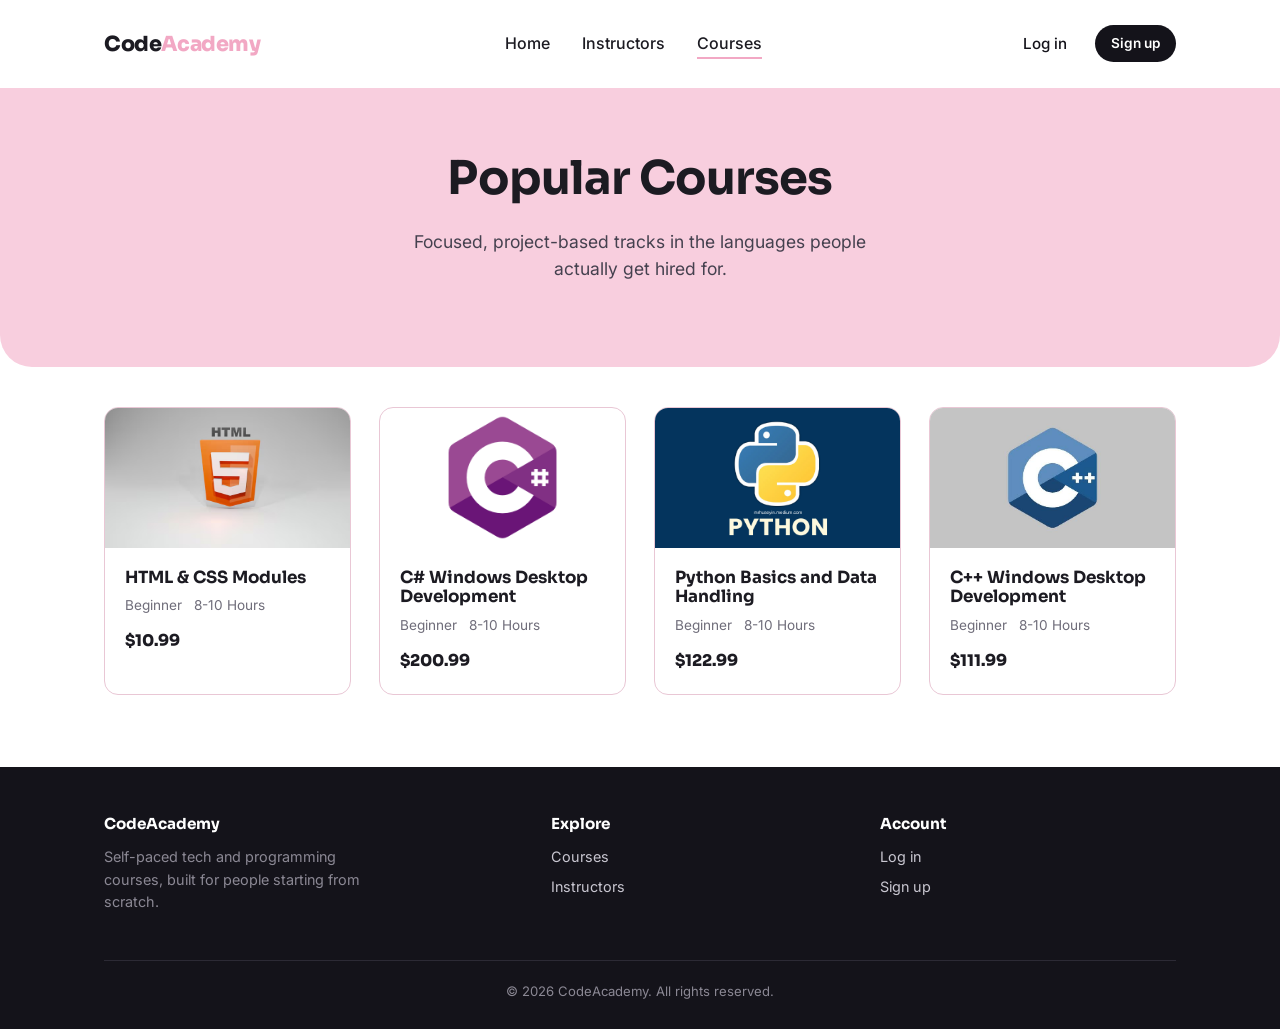
<file: courses.html>
<!DOCTYPE html>
<html lang="en">
<head>
<meta charset="UTF-8">
<meta name="description" content="Browse CodeAcademy's programming courses — HTML, C#, Python, and C++ — with pricing and skill level for each.">
<meta name="viewport" content="width=device-width, initial-scale=1.0">
<title>Courses — CodeAcademy</title>
<link rel="preconnect" href="https://fonts.googleapis.com">
<link href="https://fonts.googleapis.com/css2?family=Sora:wght@600;700;800&family=Inter:wght@400;500;600&display=swap" rel="stylesheet">
<link rel="stylesheet" href="css/style.css">
</head>
<body>

<header>
  <nav class="nav">
    <a class="nav__logo" href="index.html">Code<span>Academy</span></a>
    <button class="nav__toggle" onclick="document.querySelector('.nav__links').classList.toggle('open')">&#9776;</button>
    <ul class="nav__links">
      <li><a href="index.html">Home</a></li>
      <li><a href="instructors.html">Instructors</a></li>
      <li><a href="courses.html" class="is-active">Courses</a></li>
      <li class="mobile-only"><a href="login.html">Log in</a></li>
      <li class="mobile-only"><a href="signup.html">Sign up</a></li>
    </ul>
    <div class="nav__actions">
      <a class="btn btn--ghost" href="login.html">Log in</a>
      <a class="btn btn--primary btn--sm" href="signup.html">Sign up</a>
    </div>
  </nav>
</header>

<main>
  <section class="hero" style="padding-bottom:56px;">
    <div class="hero__inner">
      <h1>Popular Courses</h1>
      <p>Focused, project-based tracks in the languages people actually get hired for.</p>
    </div>
  </section>

  <section class="section" style="padding-top:40px;">
    <div class="container">
      <div class="grid grid--4" data-course-grid>
        <!-- filled by js/courses.js -->
      </div>
    </div>
  </section>
</main>

<footer class="footer">
  <div class="container">
    <div class="footer__grid">
      <div>
        <h4>CodeAcademy</h4>
        <p style="color:#8b8894;font-size:0.9rem;max-width:280px;">Self-paced tech and programming courses, built for people starting from scratch.</p>
      </div>
      <div>
        <h4>Explore</h4>
        <ul>
          <li><a href="courses.html">Courses</a></li>
          <li><a href="instructors.html">Instructors</a></li>
        </ul>
      </div>
      <div>
        <h4>Account</h4>
        <ul>
          <li><a href="login.html">Log in</a></li>
          <li><a href="signup.html">Sign up</a></li>
        </ul>
      </div>
    </div>
    <div class="footer__bottom">© 2026 CodeAcademy. All rights reserved.</div>
  </div>
</footer>

<script src="js/courses.js"></script>
</body>
</html>
</file>
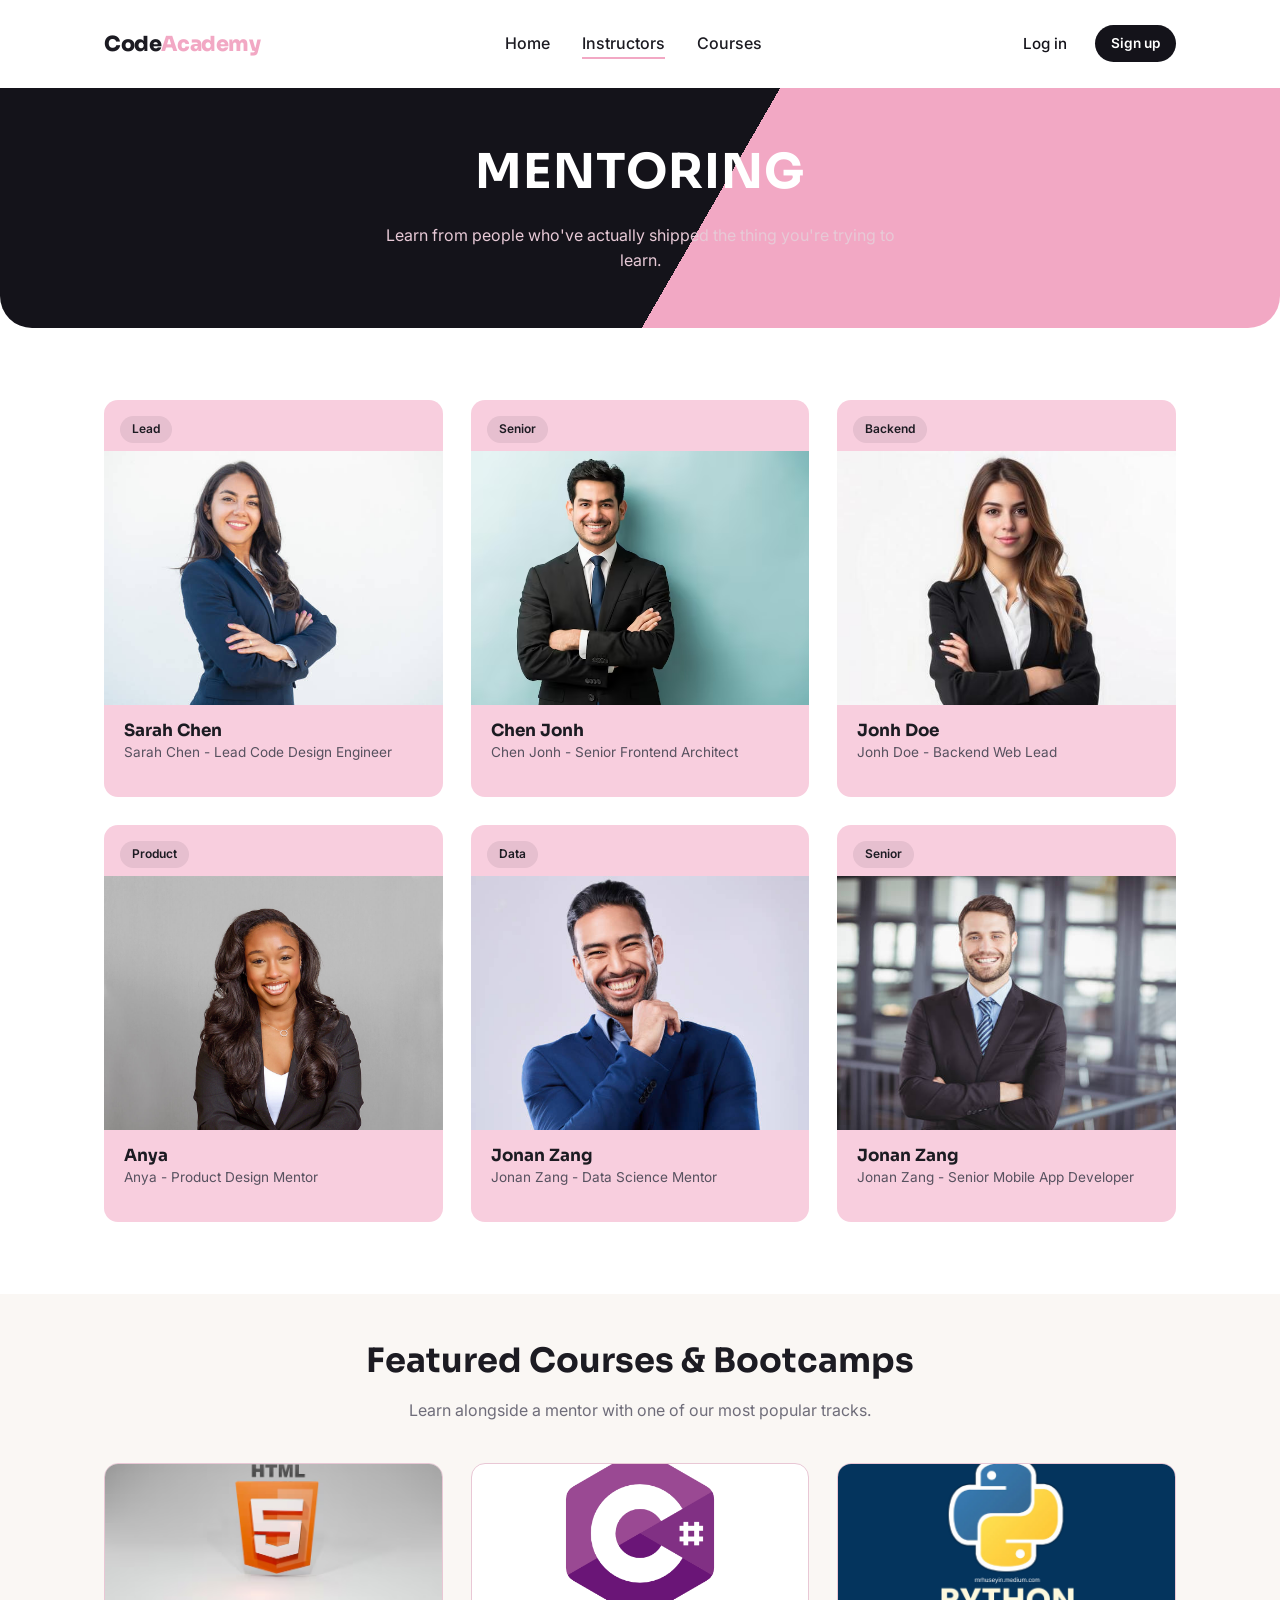
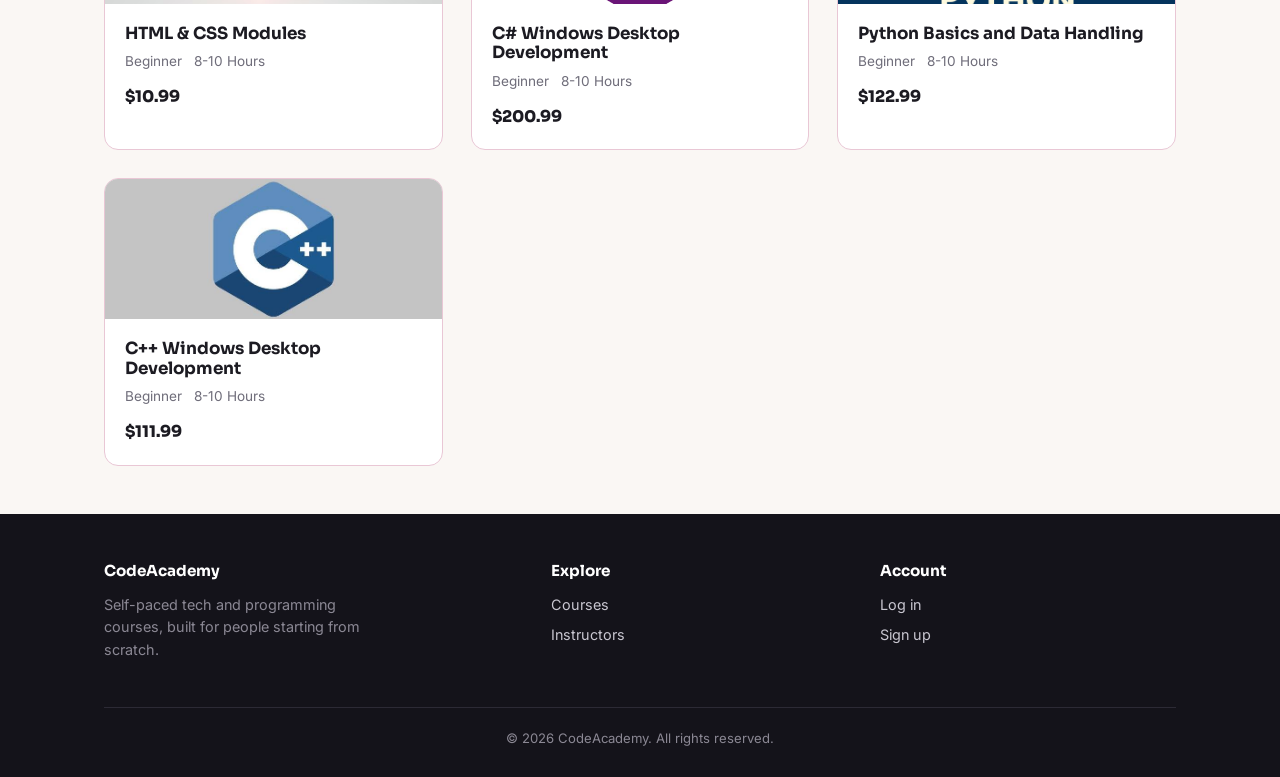
<file: instructors.html>
<!DOCTYPE html>
<html lang="en">
<head>
<meta charset="UTF-8">
<meta name="description" content="Meet the mentors teaching CodeAcademy's courses in frontend, backend, data, and mobile development.">
<meta name="viewport" content="width=device-width, initial-scale=1.0">
<title>Instructors — CodeAcademy</title>
<link rel="preconnect" href="https://fonts.googleapis.com">
<link href="https://fonts.googleapis.com/css2?family=Sora:wght@600;700;800&family=Inter:wght@400;500;600&display=swap" rel="stylesheet">
<link rel="stylesheet" href="css/style.css">
</head>
<body>

<header>
  <nav class="nav">
    <a class="nav__logo" href="index.html">Code<span>Academy</span></a>
    <button class="nav__toggle" onclick="document.querySelector('.nav__links').classList.toggle('open')">&#9776;</button>
    <ul class="nav__links">
      <li><a href="index.html">Home</a></li>
      <li><a href="instructors.html" class="is-active">Instructors</a></li>
      <li><a href="courses.html">Courses</a></li>
      <li class="mobile-only"><a href="login.html">Log in</a></li>
      <li class="mobile-only"><a href="signup.html">Sign up</a></li>
    </ul>
    <div class="nav__actions">
      <a class="btn btn--ghost" href="login.html">Log in</a>
      <a class="btn btn--primary btn--sm" href="signup.html">Sign up</a>
    </div>
  </nav>
</header>

<main>
  <section class="instructor-hero">
    <h1>MENTORING</h1>
    <p style="max-width:520px;margin:12px auto 0;color:#e7c9d6;">Learn from people who've actually shipped the thing you're trying to learn.</p>
  </section>

  <section class="section">
    <div class="container">
      <div class="grid grid--3" data-instructor-grid>
        <!-- filled by js/instructors.js -->
      </div>
    </div>
  </section>

  <section class="section section--tight" style="background:#faf7f4;">
    <div class="container">
      <div class="section__head">
        <h2>Featured Courses & Bootcamps</h2>
        <p>Learn alongside a mentor with one of our most popular tracks.</p>
      </div>
      <div class="grid grid--3" data-course-grid>
        <!-- filled by js/courses.js -->
      </div>
    </div>
  </section>
</main>

<footer class="footer">
  <div class="container">
    <div class="footer__grid">
      <div>
        <h4>CodeAcademy</h4>
        <p style="color:#8b8894;font-size:0.9rem;max-width:280px;">Self-paced tech and programming courses, built for people starting from scratch.</p>
      </div>
      <div>
        <h4>Explore</h4>
        <ul>
          <li><a href="courses.html">Courses</a></li>
          <li><a href="instructors.html">Instructors</a></li>
        </ul>
      </div>
      <div>
        <h4>Account</h4>
        <ul>
          <li><a href="login.html">Log in</a></li>
          <li><a href="signup.html">Sign up</a></li>
        </ul>
      </div>
    </div>
    <div class="footer__bottom">© 2026 CodeAcademy. All rights reserved.</div>
  </div>
</footer>

<script src="js/instructors.js"></script>
<script src="js/courses.js"></script>
</body>
</html>
</file>
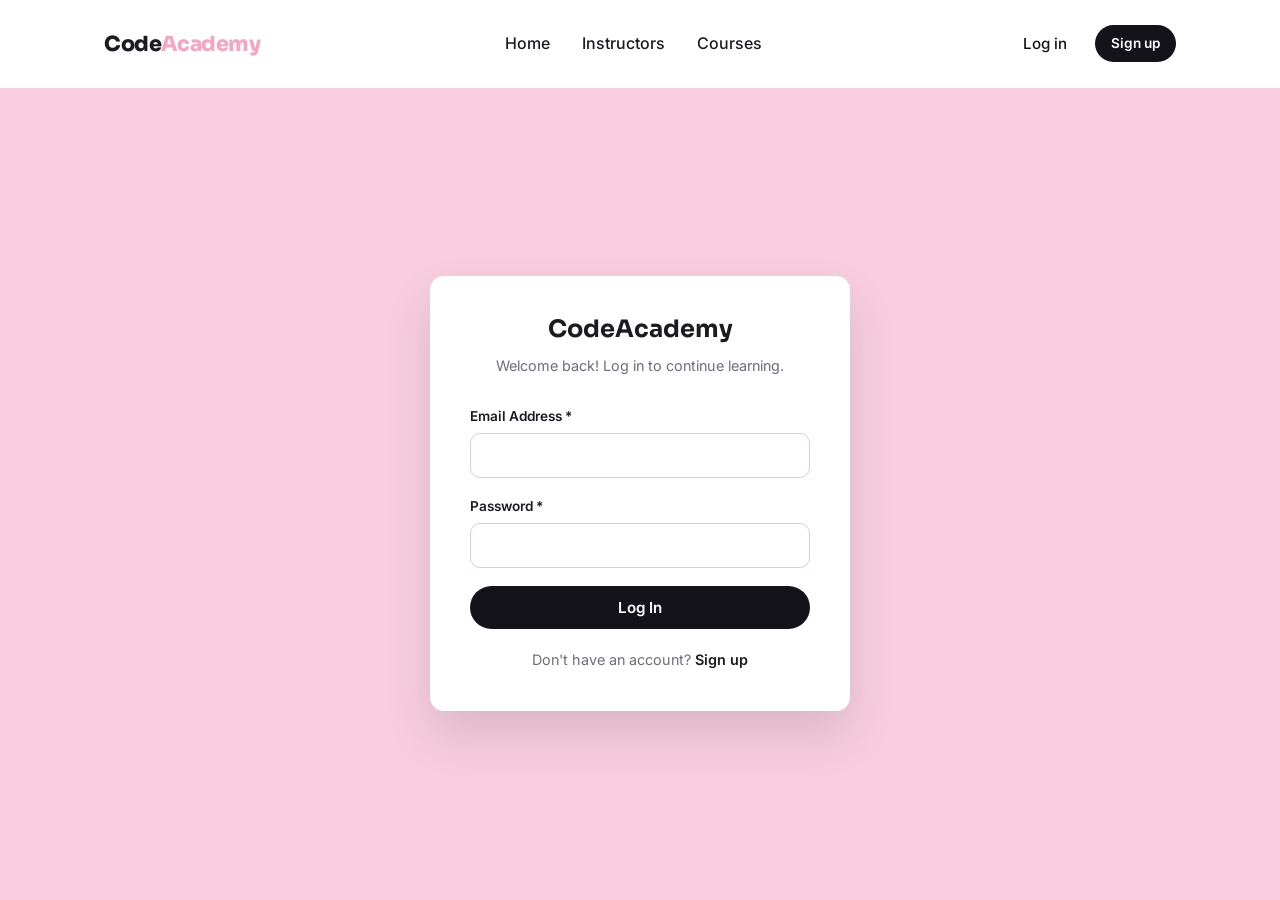
<file: login.html>
<!DOCTYPE html>
<html lang="en">
<head>
<meta charset="UTF-8">
<meta name="description" content="Log in to your CodeAcademy account to continue your courses.">
<meta name="viewport" content="width=device-width, initial-scale=1.0">
<title>Log In — CodeAcademy</title>
<link rel="preconnect" href="https://fonts.googleapis.com">
<link href="https://fonts.googleapis.com/css2?family=Sora:wght@600;700;800&family=Inter:wght@400;500;600&display=swap" rel="stylesheet">
<link rel="stylesheet" href="css/style.css">
</head>
<body>

<header>
  <nav class="nav">
    <a class="nav__logo" href="index.html">Code<span>Academy</span></a>
    <button class="nav__toggle" onclick="document.querySelector('.nav__links').classList.toggle('open')">&#9776;</button>
    <ul class="nav__links">
      <li><a href="index.html">Home</a></li>
      <li><a href="instructors.html">Instructors</a></li>
      <li><a href="courses.html">Courses</a></li>
      <li class="mobile-only"><a href="login.html">Log in</a></li>
      <li class="mobile-only"><a href="signup.html">Sign up</a></li>
    </ul>
    <div class="nav__actions" data-nav-actions>
      <a class="btn btn--ghost" href="login.html">Log in</a>
      <a class="btn btn--primary btn--sm" href="signup.html">Sign up</a>
    </div>
  </nav>
</header>

<main class="auth-wrap">
  <div class="auth-card">
    <div class="auth-card__head">
      <h1>CodeAcademy</h1>
      <p>Welcome back! Log in to continue learning.</p>
    </div>

    <div class="form-message" data-form-message></div>

    <form data-login-form novalidate>
      <div class="field">
        <label for="email">Email Address *</label>
        <input id="email" name="email" type="email" autocomplete="email" required>
        <span class="field-error" data-error-for="email"></span>
      </div>
      
      <div class="field">
        <label for="password">Password *</label>
        <input id="password" name="password" type="password" autocomplete="current-password" required>
        <span class="field-error" data-error-for="password"></span>
      </div>
      <button class="btn btn--primary btn--block" type="submit">Log In</button>
    </form>

    <div class="auth-card__footer">
      Don't have an account? <a href="signup.html" style="color:var(--ink);font-weight:600;">Sign up</a>
    </div>
  </div>
</main>

<script src="js/auth.js"></script>
</body>
</html>
</file>
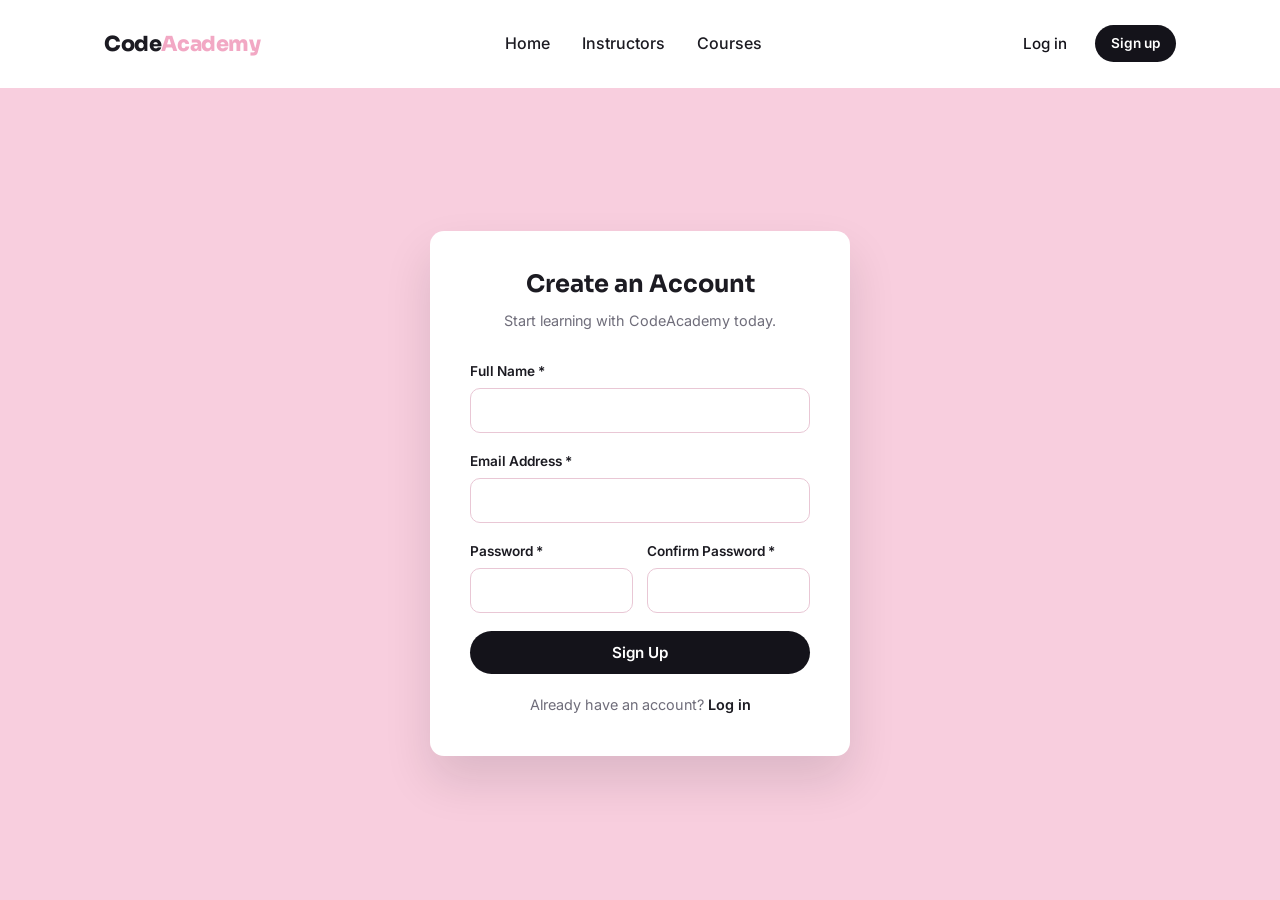
<file: signup.html>
<!DOCTYPE html>
<html lang="en">
<head>
<meta charset="UTF-8">
<meta name="description" content="Create a free CodeAcademy account and start learning to code today.">
<meta name="viewport" content="width=device-width, initial-scale=1.0">
<title>Sign Up — CodeAcademy</title>
<link rel="preconnect" href="https://fonts.googleapis.com">
<link href="https://fonts.googleapis.com/css2?family=Sora:wght@600;700;800&family=Inter:wght@400;500;600&display=swap" rel="stylesheet">
<link rel="stylesheet" href="css/style.css">
</head>
<body>

<header>
  <nav class="nav">
    <a class="nav__logo" href="index.html">Code<span>Academy</span></a>
    <button class="nav__toggle" onclick="document.querySelector('.nav__links').classList.toggle('open')">&#9776;</button>
    <ul class="nav__links">
      <li><a href="index.html">Home</a></li>
      <li><a href="instructors.html">Instructors</a></li>
      <li><a href="courses.html">Courses</a></li>
      <li class="mobile-only"><a href="login.html">Log in</a></li>
      <li class="mobile-only"><a href="signup.html">Sign up</a></li>
    </ul>
    <div class="nav__actions" data-nav-actions>
      <a class="btn btn--ghost" href="login.html">Log in</a>
      <a class="btn btn--primary btn--sm" href="signup.html">Sign up</a>
    </div>
  </nav>
</header>

<main class="auth-wrap">
  <div class="auth-card">
    <div class="auth-card__head">
      <h1>Create an Account</h1>
      <p>Start learning with CodeAcademy today.</p>
    </div>

    <div class="form-message" data-form-message></div>

    <form data-signup-form novalidate>
      <div class="field">
        <label for="fullName">Full Name *</label>
        <input id="fullName" name="fullName" type="text" autocomplete="name" required>
        <span class="field-error" data-error-for="fullName"></span>
      </div>
      <div class="field">
        <label for="email">Email Address *</label>
        <input id="email" name="email" type="email" autocomplete="email" required>
        <span class="field-error" data-error-for="email"></span>
      </div>
      <div class="field-row">
        <div class="field">
          <label for="password">Password *</label>
          <input id="password" name="password" type="password" autocomplete="new-password" minlength="8" required>
          <span class="field-error" data-error-for="password"></span>
        </div>
        <div class="field">
          <label for="confirmPassword">Confirm Password *</label>
          <input id="confirmPassword" name="confirmPassword" type="password" autocomplete="new-password" minlength="8" required>
          <span class="field-error" data-error-for="confirmPassword"></span>
        </div>
      </div>
      <button class="btn btn--primary btn--block" type="submit">Sign Up</button>
    </form>

    <div class="auth-card__footer">
      Already have an account? <a href="login.html" style="color:var(--ink);font-weight:600;">Log in</a>
    </div>
  </div>
</main>

<script src="js/auth.js"></script>
</body>
</html>
</file>
<file: css/style.css>
/* CodeAcademy — shared styles
   Palette: near-black #14131a, blush pink #f8cede, deep pink #f2a8c4,
   canvas white #ffffff, ink #1c1b22, muted #6f6d7a
   Type: Sora for headings, Inter for body
*/

:root {
  --ink: #1c1b22;
  --near-black: #14131a;
  --pink: #f8cede;
  --pink-deep: #f2a8c4;
  --white: #ffffff;
  --muted: #6f6d7a;
  --border: #e9c7d5;
  --radius: 14px;
  --max-width: 1120px;
}

* { box-sizing: border-box; }

html { scroll-behavior: smooth; }

body {
  margin: 0;
  font-family: 'Inter', -apple-system, BlinkMacSystemFont, 'Segoe UI', sans-serif;
  color: var(--ink);
  background: var(--white);
  line-height: 1.55;
}

h1, h2, h3, h4 {
  font-family: 'Sora', 'Inter', sans-serif;
  margin: 0 0 0.5em;
  line-height: 1.15;
  font-weight: 700;
}

a { color: inherit; text-decoration: none; }

img { max-width: 100%; display: block; }

.container {
  max-width: var(--max-width);
  margin: 0 auto;
  padding: 0 24px;
}

/* ---------- Nav ---------- */
.nav {
  display: flex;
  align-items: center;
  justify-content: space-between;
  padding: 20px 24px;
  max-width: var(--max-width);
  margin: 0 auto;
}

.nav__logo {
  font-family: 'Sora', sans-serif;
  font-weight: 800;
  font-size: 1.3rem;
  letter-spacing: -0.02em;
}

.nav__logo span { color: var(--pink-deep); }

.nav__links {
  display: flex;
  gap: 32px;
  list-style: none;
  margin: 0;
  padding: 0;
}

.nav__links a {
  font-weight: 500;
  color: var(--ink);
  padding-bottom: 4px;
  border-bottom: 2px solid transparent;
  transition: border-color 0.15s ease;
}

.nav__links a:hover,
.nav__links a.is-active {
  border-color: var(--pink-deep);
}

.nav__actions {
  display: flex;
  align-items: center;
  gap: 12px;
}

.nav__greeting {
  font-size: 0.92rem;
  color: var(--muted);
}

.nav__toggle {
  display: none;
  font-size: 1.6rem;
  line-height: 1;
  padding: 6px 12px;
  border: 1px solid var(--border);
  border-radius: 8px;
  background: var(--white);
  cursor: pointer;
}

.mobile-only { display: none; }

/* ---------- Buttons ---------- */
.btn {
  display: inline-flex;
  align-items: center;
  justify-content: center;
  gap: 8px;
  padding: 12px 24px;
  border-radius: 999px;
  border: none;
  font-family: 'Inter', sans-serif;
  font-weight: 600;
  font-size: 0.95rem;
  cursor: pointer;
  transition: transform 0.12s ease, box-shadow 0.12s ease, background 0.15s ease;
}

.btn:active { transform: translateY(1px); }

.btn--primary {
  background: var(--near-black);
  color: var(--white);
}

.btn--primary:hover { background: #2a2833; }

.btn--outline {
  background: transparent;
  color: var(--near-black);
  border: 1.5px solid var(--near-black);
}

.btn--outline:hover { background: var(--near-black); color: var(--white); }

.btn--ghost {
  background: transparent;
  color: var(--near-black);
  font-weight: 500;
  padding: 12px 16px;
}

.btn--block { width: 100%; }

.btn--sm { padding: 8px 16px; font-size: 0.85rem; }

/* ---------- Hero (Home) ---------- */
.hero {
  background: var(--pink);
  border-radius: 0 0 32px 32px;
  padding: 64px 24px 72px;
  text-align: center;
}

.hero__inner { max-width: 720px; margin: 0 auto; }

.hero h1 {
  font-size: clamp(2rem, 4vw, 2.9rem);
  letter-spacing: -0.02em;
}

.hero p {
  color: #45414f;
  font-size: 1.1rem;
  max-width: 520px;
  margin: 16px auto 28px;
}

.hero__image {
  margin-top: 40px;
  border-radius: var(--radius);
  overflow: hidden;
  box-shadow: 0 24px 48px rgba(20, 19, 26, 0.18);
}

/* ---------- Sections ---------- */
.section {
  padding: 72px 24px;
}

.section--tight { padding: 48px 24px; }

.section__head {
  text-align: center;
  max-width: 560px;
  margin: 0 auto 40px;
}

.section__head h2 { font-size: clamp(1.6rem, 3vw, 2.1rem); }

.section__head p { color: var(--muted); margin-top: 8px; }

.section--dark {
  background: var(--near-black);
  color: var(--white);
}

.section--dark .section__head p { color: #b8b6c2; }

/* ---------- Grids & cards ---------- */
.grid {
  display: grid;
  gap: 28px;
}

.grid--3 { grid-template-columns: repeat(3, 1fr); }
.grid--2 { grid-template-columns: repeat(2, 1fr); }
.grid--4 { grid-template-columns: repeat(4, 1fr); }

.card {
  background: var(--white);
  border: 1px solid var(--border);
  border-radius: var(--radius);
  padding: 28px;
}

/* Feature cards get no padding at the top, so the image can go
   full-width edge-to-edge; the text keeps its own padding below. */
.card--feature {
  padding: 0;
  overflow: hidden;
}

.card--feature img {
  display: block;
  width: 100%;
  height: 200px;
  margin-bottom: 16px;
  border-radius: 0;
  object-fit: cover;
}

.card--feature h3 { font-size: 1.1rem; padding: 0 28px; }

.card--feature p { color: var(--muted); font-size: 0.95rem; margin: 0; padding: 0 28px 28px; }

.step {
  display: flex;
  gap: 20px;
  align-items: flex-start;
  margin-bottom: 28px;
}

.step__index {
  flex: none;
  width: 44px;
  height: 44px;
  border-radius: 50%;
  background: var(--pink);
  display: flex;
  align-items: center;
  justify-content: center;
  font-weight: 700;
  font-family: 'Sora', sans-serif;
}

.step h3 { font-size: 1.05rem; margin-bottom: 4px; }
.step p { color: var(--muted); margin: 0; font-size: 0.95rem; }

/* ---------- Instructor cards ---------- */
.instructor-card {
  background: var(--pink);
  border-radius: var(--radius);
  overflow: hidden;
  display: block;
  transition: transform 0.15s ease;
}

.instructor-card:hover { transform: translateY(-4px); }

.instructor-card__tag {
  display: inline-block;
  margin: 16px 0 0 16px;
  padding: 4px 12px;
  border-radius: 999px;
  background: rgba(20, 19, 26, 0.08);
  font-size: 0.75rem;
  font-weight: 600;
}

.instructor-card img {
  /* width: 100%;
  aspect-ratio: 4 / 3;
  object-fit: cover;
  margin-top: 8px; */
  width: 100%;
  aspect-ratio: 4 / 3;
  object-fit: cover;
  object-position: top;   /* ← add this line */
  margin-top: 8px;
}

.instructor-card__body { padding: 16px 20px 24px; }

.instructor-card__body h3 { font-size: 1.05rem; margin-bottom: 2px; }

.instructor-card__body .role {
  display: block;
  font-size: 0.85rem;
  color: #57515f;
  margin-bottom: 10px;
}

.instructor-card__body p {
  font-size: 0.85rem;
  color: #4a4550;
  margin: 0;
}

.instructor-hero {
  background: linear-gradient(120deg, var(--near-black) 55%, var(--pink-deep) 55%);
  border-radius: 0 0 32px 32px;
  padding: 56px 24px;
  color: var(--white);
  text-align: center;
}

.instructor-hero h1 { font-size: clamp(2rem, 5vw, 3rem); letter-spacing: 0.02em; }

/* ---------- Instructor / course detail ---------- */
.detail-back {
  display: inline-flex;
  align-items: center;
  gap: 6px;
  color: var(--muted);
  font-weight: 500;
  font-size: 0.9rem;
  margin-bottom: 24px;
}

.detail-hero {
  /* background: var(--pink);
  border-radius: var(--radius);
  padding: 32px;
  display: grid;
  grid-template-columns: 220px 1fr;
  gap: 32px;
  align-items: center;
  margin-bottom: 32px; */
  width: 100%;
  aspect-ratio: 1;
  object-fit: cover;
  object-position: top;   /* ← add this line */
  border-radius: var(--radius);
}

.detail-hero img {
  width: 100%;
  aspect-ratio: 1;
  object-fit: cover;
  border-radius: var(--radius);
}

.detail-hero h1 { font-size: 1.8rem; margin-bottom: 4px; }

.detail-hero .role { color: #57515f; font-weight: 500; }

.detail-body { max-width: 640px; color: #3a3641; }

/* ---------- Course cards ---------- */
.course-card {
  background: var(--white);
  border: 1px solid var(--border);
  border-radius: var(--radius);
  overflow: hidden;
  display: block;
}

.course-card__logo {
  height: 140px;
  display: flex;
  align-items: center;
  justify-content: center;
  color: var(--white);
  font-family: 'Sora', sans-serif;
  font-weight: 800;
  font-size: 1.4rem;
  letter-spacing: 0.02em;
}

.course-card__body { padding: 20px; }

.course-card__body h3 { font-size: 1.05rem; }

.course-card__meta {
  display: flex;
  gap: 12px;
  color: var(--muted);
  font-size: 0.85rem;
  margin-bottom: 12px;
}

.course-detail__logo {
  width: 160px;
  height: 160px;
  border-radius: var(--radius);
  display: flex;
  align-items: center;
  justify-content: center;
  color: var(--white);
  font-family: 'Sora', sans-serif;
  font-weight: 800;
  font-size: 1.6rem;
  margin: 0 auto 24px;
}

.course-detail__head { text-align: center; margin-bottom: 8px; }

.course-detail__meta {
  display: flex;
  justify-content: center;
  gap: 20px;
  color: var(--muted);
  margin-bottom: 32px;
  font-size: 0.95rem;
}

.course-detail__price {
  font-family: 'Sora', sans-serif;
  font-weight: 800;
  color: var(--ink);
}

.course-detail__card {
  max-width: 480px;
  margin: 0 auto;
  border: 1px solid var(--border);
  border-radius: var(--radius);
  padding: 28px;
  text-align: center;
}

.course-detail__card h4 {
  font-size: 0.8rem;
  letter-spacing: 0.04em;
  color: var(--muted);
  margin-bottom: 12px;
}

.course-detail__card p { color: #3a3641; margin-bottom: 24px; }

/* ---------- Forms ---------- */
.auth-wrap {
  min-height: calc(100vh - 88px);
  display: flex;
  align-items: center;
  justify-content: center;
  background: var(--pink);
  padding: 48px 24px;
}

.auth-card {
  background: var(--white);
  border-radius: var(--radius);
  padding: 40px;
  width: 100%;
  max-width: 420px;
  box-shadow: 0 24px 48px rgba(20, 19, 26, 0.12);
}

.auth-card__head { text-align: center; margin-bottom: 28px; }

.auth-card__head h1 { font-size: 1.5rem; }

.auth-card__head p { color: var(--muted); font-size: 0.9rem; margin-top: 4px; }

.field { margin-bottom: 18px; }

.field label {
  display: block;
  font-size: 0.85rem;
  font-weight: 600;
  margin-bottom: 6px;
}

.field input {
  width: 100%;
  padding: 12px 14px;
  border: 1.5px solid var(--border);
  border-radius: 10px;
  font-size: 0.95rem;
  font-family: inherit;
  transition: border-color 0.15s ease;
}

.field input:focus {
  outline: none;
  border-color: var(--pink-deep);
}

.field input.is-invalid {
  border-color: #d33;
}

.field-error {
  display: none;
  color: #a3241a;
  font-size: 0.82rem;
  margin-top: 6px;
}

.field-error.is-visible { display: block; }

.field-row { display: flex; gap: 14px; }
.field-row .field { flex: 1; }

.auth-card__footer {
  text-align: center;
  margin-top: 20px;
  font-size: 0.9rem;
  color: var(--muted);
}

.form-message {
  border-radius: 10px;
  padding: 12px 14px;
  font-size: 0.88rem;
  margin-bottom: 18px;
  display: none;
}

.form-message.is-error {
  display: block;
  background: #fdeceb;
  color: #a3241a;
}

.form-message.is-success {
  display: block;
  background: #e9f7ed;
  color: #1c6b34;
}

/* ---------- Footer ---------- */
.footer {
  background: var(--near-black);
  color: #c9c7d1;
  padding: 48px 24px 28px;
}

.footer__grid {
  display: grid;
  grid-template-columns: 1.4fr 1fr 1fr;
  gap: 32px;
  margin-bottom: 32px;
}

.footer__grid h4 {
  color: var(--white);
  font-size: 0.95rem;
  margin-bottom: 14px;
}

.footer__grid ul { list-style: none; margin: 0; padding: 0; }
.footer__grid li { margin-bottom: 8px; font-size: 0.9rem; }

.footer__bottom {
  border-top: 1px solid #2c2a35;
  padding-top: 20px;
  font-size: 0.82rem;
  color: #8b8894;
  text-align: center;
}

/* ---------- Responsive ---------- */
@media (max-width: 860px) {
  .grid--3, .grid--4 { grid-template-columns: repeat(2, 1fr); }
  .footer__grid { grid-template-columns: 1fr; }
  .detail-hero { grid-template-columns: 1fr; text-align: center; }
  .detail-hero img { width: 160px; margin: 0 auto; }
}

/* ---------- Mobile menu ---------- */
@media (max-width: 820px) {
  header { position: relative; }

  .nav__toggle { display: block; }   /* show hamburger */
  .nav__actions { display: none; }   /* hide top-right buttons */
  .mobile-only { display: block; }   /* show Log in / Sign up in the menu */

  .nav__links {
    display: none;                   /* menu closed */
    position: absolute;
    top: 100%;
    left: 0;
    right: 0;
    background: var(--white);
    border-top: 1px solid var(--border);
    border-bottom: 1px solid var(--border);
    padding: 8px 20px;
  }

  .nav__links.open { display: block; }  /* menu open */

  .nav__links li { border-top: 1px solid var(--border); }
  .nav__links li:first-child { border-top: none; }

  .nav__links a {
    display: block;
    padding: 14px 0;
    border-bottom: none;
  }

  .nav__links a.is-active { color: var(--pink-deep); }
}

@media (max-width: 640px) {
  .grid--3, .grid--4, .grid--2 { grid-template-columns: 1fr; }
  .field-row { flex-direction: column; gap: 0; }
}

@media (prefers-reduced-motion: reduce) {
  * { transition: none !important; scroll-behavior: auto !important; }
}

:focus-visible {
  outline: 2px solid var(--pink-deep);
  outline-offset: 2px;
}
</file>
